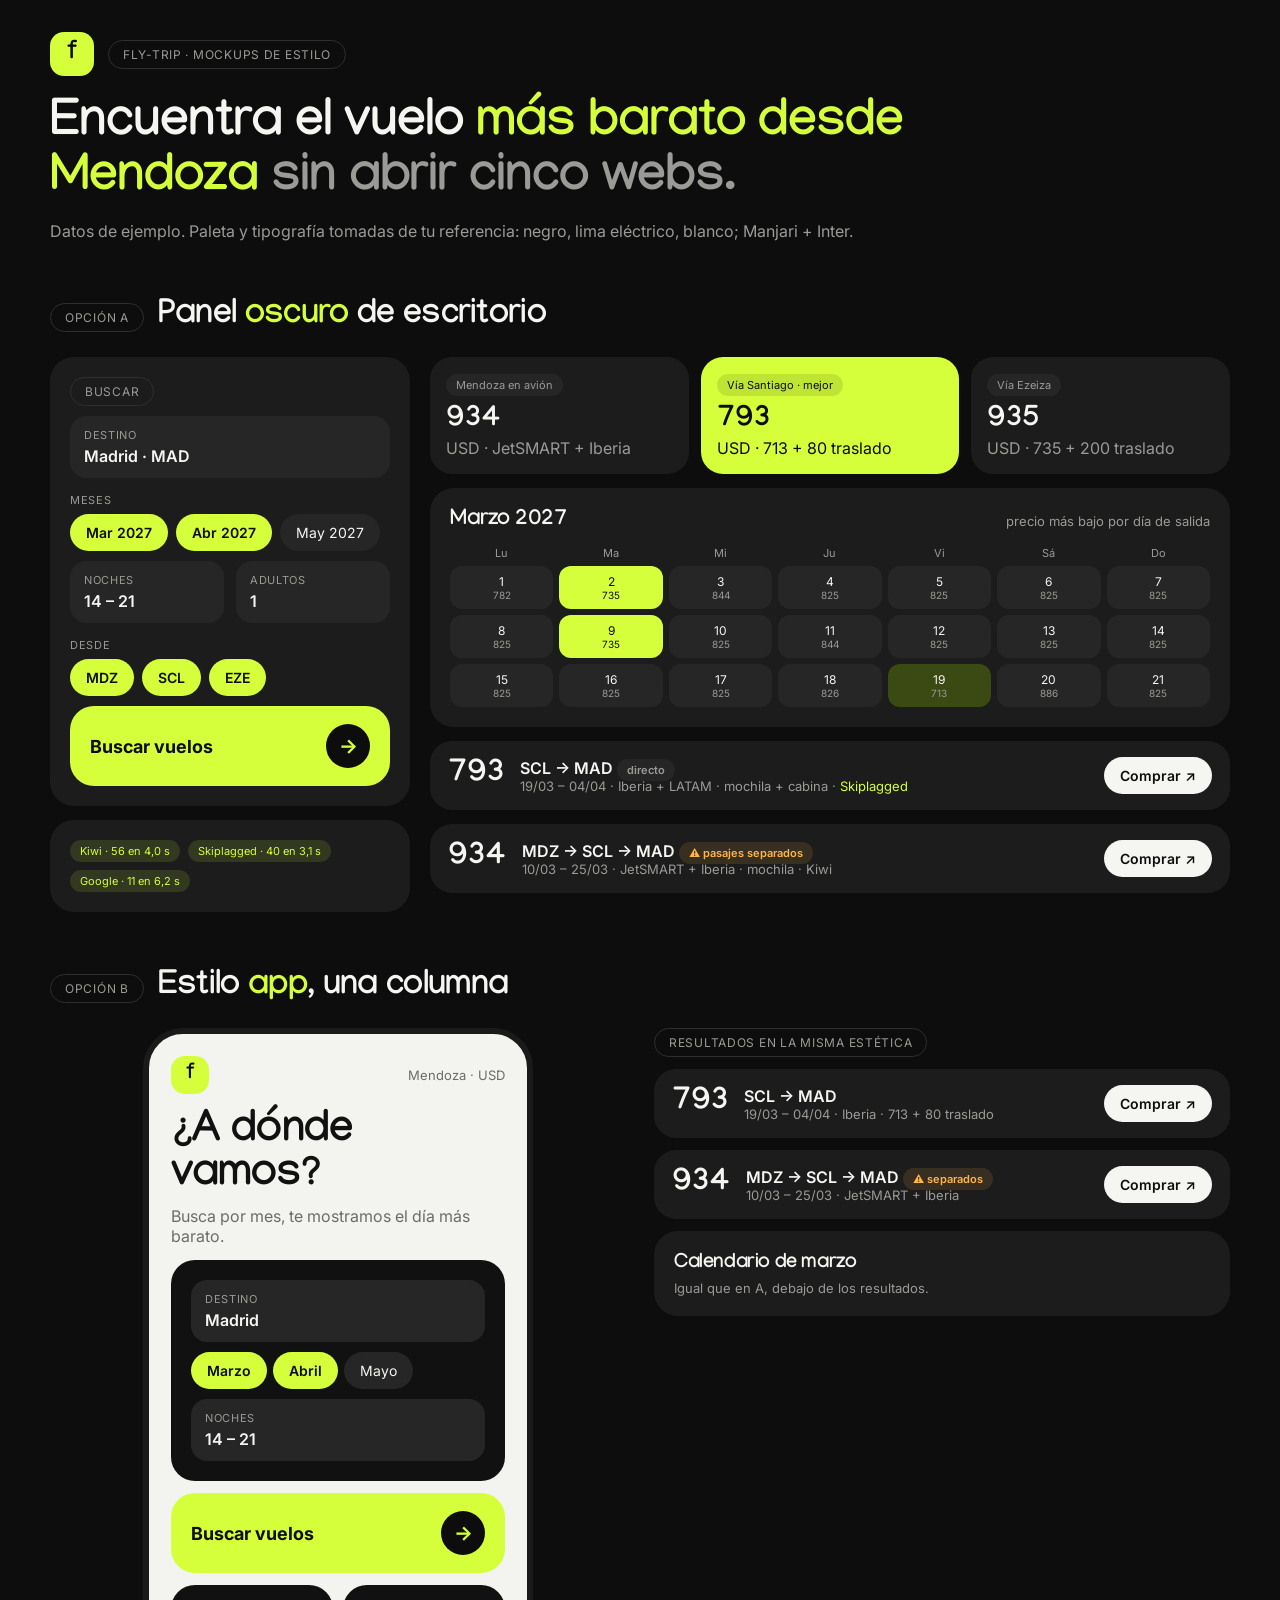
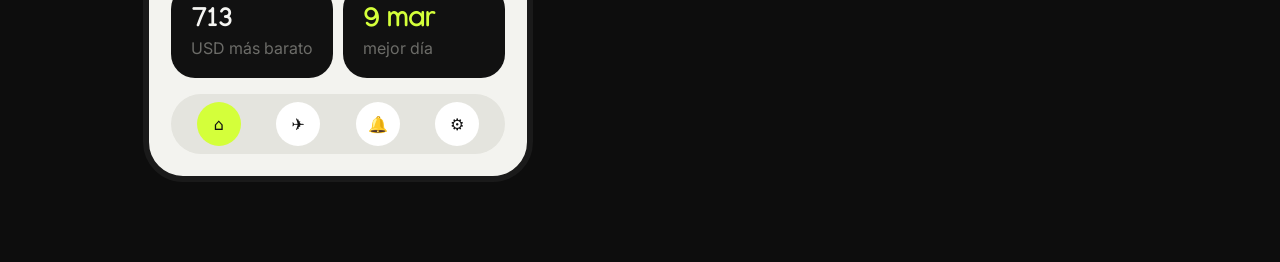
<file: docs/design/mockup-a.html>
<!doctype html>
<html lang="es">
<head>
<meta charset="utf-8">
<meta name="viewport" content="width=device-width, initial-scale=1">
<title>fly-trip · mockups</title>
<link rel="preconnect" href="https://fonts.googleapis.com">
<link href="https://fonts.googleapis.com/css2?family=Inter:wght@400;500;600;700&family=Manjari:wght@400;700&display=swap" rel="stylesheet">
<style>
  :root{--bg:#0d0d0d;--card:#1c1c1c;--card2:#262626;--line:#2f2f2f;--lime:#d4ff3a;--lime-ink:#0d0d0d;--white:#f5f5f2;--grey:#9a9a96;--warn:#ffb547;--bad:#ff6b5e}
  *{box-sizing:border-box;margin:0}
  body{background:var(--bg);color:var(--white);font-family:Inter,system-ui,sans-serif;padding:32px 16px 80px}
  h1,h2,.display{font-family:Manjari,Inter,sans-serif;font-weight:700;letter-spacing:-.02em}
  .label{display:inline-block;border:1px solid var(--line);color:var(--grey);border-radius:999px;padding:6px 14px;font-size:12px;letter-spacing:.06em;text-transform:uppercase}
  .wrap{max-width:1180px;margin:0 auto}
  .opt-title{display:flex;align-items:center;gap:14px;margin:56px 0 20px}
  .opt-title h2{font-size:34px}
  .hl{color:var(--lime)} .muted{color:var(--grey)}
  .logo{width:44px;height:44px;border-radius:14px;background:var(--lime);display:grid;place-items:center;color:var(--lime-ink);font-family:Manjari;font-weight:700;font-size:26px}
  .card{background:var(--card);border-radius:24px;padding:20px}
  .pill{border-radius:999px;padding:10px 16px;background:var(--card2);color:var(--white);font-size:14px;display:inline-flex;align-items:center;gap:8px}
  .pill.on{background:var(--lime);color:var(--lime-ink);font-weight:600}
  .chip{font-size:11px;border-radius:999px;padding:4px 10px;background:var(--card2);color:var(--grey)}
  .chip.warn{background:rgba(255,181,71,.12);color:var(--warn)}
  .chip.lime{background:rgba(212,255,58,.12);color:var(--lime)}
  .cta{background:var(--lime);color:var(--lime-ink);border-radius:24px;padding:18px 20px;display:flex;align-items:center;justify-content:space-between;font-weight:700;font-size:18px}
  .arrow{width:44px;height:44px;border-radius:50%;background:var(--lime-ink);color:var(--lime);display:grid;place-items:center;font-size:20px}
  .field{background:var(--card2);border-radius:16px;padding:12px 14px}
  .field small{display:block;color:var(--grey);font-size:11px;text-transform:uppercase;letter-spacing:.06em;margin-bottom:4px}
  .field b{font-size:16px;font-weight:600}
  /* calendar */
  .cal{display:grid;grid-template-columns:repeat(7,1fr);gap:6px}
  .cal .dow{color:var(--grey);font-size:11px;text-align:center}
  .day{background:var(--card2);border-radius:12px;padding:8px 6px;text-align:center;font-size:12px}
  .day i{display:block;font-style:normal;color:var(--grey);font-size:10px}
  .day.cheap{background:var(--lime);color:var(--lime-ink)} .day.cheap i{color:var(--lime-ink)}
  .day.mid{background:#3a4a12}
  .day.empty{background:transparent}
  /* results */
  .res{display:grid;grid-template-columns:auto 1fr auto;gap:16px;align-items:center;background:var(--card);border-radius:22px;padding:16px 18px}
  .price{font-family:Manjari;font-weight:700;font-size:32px}
  .route{font-weight:600}
  .buy{background:var(--white);color:var(--lime-ink);border-radius:999px;padding:10px 16px;font-weight:600;font-size:14px}
  .stat{background:var(--card);border-radius:22px;padding:16px}
  .stat .n{font-family:Manjari;font-size:30px;font-weight:700}
  /* option A layout */
  .A{display:grid;grid-template-columns:360px 1fr;gap:20px}
  .A .side{display:flex;flex-direction:column;gap:14px}
  .grid3{display:grid;grid-template-columns:repeat(3,1fr);gap:12px}
  .stack{display:flex;flex-direction:column;gap:10px}
  .status{display:flex;gap:8px;flex-wrap:wrap}
  /* option B (phone-like column, centered) */
  .B{display:grid;grid-template-columns:1fr 1fr;gap:28px;align-items:start}
  .phone{background:#f3f3ef;color:#111;border-radius:40px;padding:22px;max-width:390px;margin:0 auto;border:6px solid #1a1a1a}
  .phone .card{background:#111;color:var(--white)}
  .phone .muted{color:#6c6c68}
  .phone h1{font-size:44px;line-height:1}
  .nav{display:flex;justify-content:space-around;background:#e4e4de;border-radius:999px;padding:8px;margin-top:16px}
  .nav span{width:44px;height:44px;border-radius:50%;display:grid;place-items:center;background:#fff}
  .nav span.on{background:var(--lime)}
  @media (max-width:900px){.A,.B{grid-template-columns:1fr}.grid3{grid-template-columns:1fr}}
</style>
</head>
<body><div class="wrap">

<div style="display:flex;align-items:center;gap:14px"><div class="logo">f</div><span class="label">fly-trip · mockups de estilo</span></div>
<h1 style="font-size:52px;line-height:1.05;margin-top:24px;max-width:900px">Encuentra el vuelo <span class="hl">más barato desde Mendoza</span> <span class="muted">sin abrir cinco webs.</span></h1>
<p class="muted" style="margin-top:12px">Datos de ejemplo. Paleta y tipografía tomadas de tu referencia: negro, lima eléctrico, blanco; Manjari + Inter.</p>

<!-- ============ OPCIÓN A ============ -->
<div class="opt-title"><span class="label">Opción A</span><h2>Panel <span class="hl">oscuro</span> de escritorio</h2></div>
<div class="A">
  <div class="side">
    <div class="card stack">
      <span class="label" style="align-self:flex-start">Buscar</span>
      <div class="field"><small>Destino</small><b>Madrid · MAD</b></div>
      <div><small class="muted" style="font-size:11px;text-transform:uppercase;letter-spacing:.06em">Meses</small>
        <div style="display:flex;gap:8px;flex-wrap:wrap;margin-top:6px"><span class="pill on">Mar 2027</span><span class="pill on">Abr 2027</span><span class="pill">May 2027</span></div></div>
      <div class="grid3" style="grid-template-columns:1fr 1fr"><div class="field"><small>Noches</small><b>14 – 21</b></div><div class="field"><small>Adultos</small><b>1</b></div></div>
      <div><small class="muted" style="font-size:11px;text-transform:uppercase;letter-spacing:.06em">Desde</small>
        <div style="display:flex;gap:8px;margin-top:6px"><span class="pill on">MDZ</span><span class="pill on">SCL</span><span class="pill on">EZE</span></div></div>
      <div class="cta">Buscar vuelos <span class="arrow">→</span></div>
    </div>
    <div class="card"><div class="status">
      <span class="chip lime">Kiwi · 56 en 4,0 s</span><span class="chip lime">Skiplagged · 40 en 3,1 s</span><span class="chip lime">Google · 11 en 6,2 s</span>
    </div></div>
  </div>
  <div class="stack" style="gap:14px">
    <div class="grid3">
      <div class="stat"><span class="chip">Mendoza en avión</span><div class="n" style="margin-top:10px">934</div><span class="muted">USD · JetSMART + Iberia</span></div>
      <div class="stat" style="background:var(--lime);color:var(--lime-ink)"><span class="chip" style="background:rgba(0,0,0,.1);color:var(--lime-ink)">Vía Santiago · mejor</span><div class="n" style="margin-top:10px">793</div><span>USD · 713 + 80 traslado</span></div>
      <div class="stat"><span class="chip">Vía Ezeiza</span><div class="n" style="margin-top:10px">935</div><span class="muted">USD · 735 + 200 traslado</span></div>
    </div>
    <div class="card">
      <div style="display:flex;justify-content:space-between;align-items:center;margin-bottom:12px"><b class="display" style="font-size:22px">Marzo 2027</b><span class="muted" style="font-size:13px">precio más bajo por día de salida</span></div>
      <div class="cal">
        <div class="dow">Lu</div><div class="dow">Ma</div><div class="dow">Mi</div><div class="dow">Ju</div><div class="dow">Vi</div><div class="dow">Sá</div><div class="dow">Do</div>
        <div class="day">1<i>782</i></div><div class="day cheap">2<i>735</i></div><div class="day">3<i>844</i></div><div class="day">4<i>825</i></div><div class="day">5<i>825</i></div><div class="day">6<i>825</i></div><div class="day">7<i>825</i></div>
        <div class="day">8<i>825</i></div><div class="day cheap">9<i>735</i></div><div class="day">10<i>825</i></div><div class="day">11<i>844</i></div><div class="day">12<i>825</i></div><div class="day">13<i>825</i></div><div class="day">14<i>825</i></div>
        <div class="day">15<i>825</i></div><div class="day">16<i>825</i></div><div class="day">17<i>825</i></div><div class="day">18<i>826</i></div><div class="day mid">19<i>713</i></div><div class="day">20<i>886</i></div><div class="day">21<i>825</i></div>
      </div>
    </div>
    <div class="res"><div class="price">793</div><div><div class="route">SCL → MAD <span class="chip">directo</span></div><div class="muted" style="font-size:13px">19/03 – 04/04 · Iberia + LATAM · mochila + cabina · <span class="hl">Skiplagged</span></div></div><span class="buy">Comprar ↗</span></div>
    <div class="res"><div class="price">934</div><div><div class="route">MDZ → SCL → MAD <span class="chip warn">⚠ pasajes separados</span></div><div class="muted" style="font-size:13px">10/03 – 25/03 · JetSMART + Iberia · mochila · Kiwi</div></div><span class="buy">Comprar ↗</span></div>
  </div>
</div>

<!-- ============ OPCIÓN B ============ -->
<div class="opt-title"><span class="label">Opción B</span><h2>Estilo <span class="hl">app</span>, una columna</h2></div>
<div class="B">
  <div class="phone">
    <div style="display:flex;justify-content:space-between;align-items:center"><div class="logo" style="width:38px;height:38px;font-size:22px">f</div><span class="muted" style="font-size:13px">Mendoza · USD</span></div>
    <h1 style="margin-top:18px">¿A dónde<br>vamos?</h1>
    <p class="muted" style="margin:6px 0 14px">Busca por mes, te mostramos el día más barato.</p>
    <div class="card stack">
      <div class="field" style="background:#262626"><small>Destino</small><b>Madrid</b></div>
      <div style="display:flex;gap:6px;flex-wrap:wrap"><span class="pill on">Marzo</span><span class="pill on">Abril</span><span class="pill">Mayo</span></div>
      <div class="field" style="background:#262626"><small>Noches</small><b>14 – 21</b></div>
    </div>
    <div class="cta" style="margin-top:12px">Buscar vuelos <span class="arrow">→</span></div>
    <div style="display:grid;grid-template-columns:1fr 1fr;gap:10px;margin-top:12px">
      <div class="card"><div class="display" style="font-size:28px">713</div><span class="muted">USD más barato</span></div>
      <div class="card" style="background:#111"><div class="display" style="font-size:28px;color:var(--lime)">9 mar</div><span class="muted">mejor día</span></div>
    </div>
    <div class="nav"><span class="on">⌂</span><span>✈</span><span>🔔</span><span>⚙</span></div>
  </div>
  <div class="stack" style="gap:12px">
    <span class="label" style="align-self:flex-start">Resultados en la misma estética</span>
    <div class="res"><div class="price">793</div><div><div class="route">SCL → MAD</div><div class="muted" style="font-size:13px">19/03 – 04/04 · Iberia · 713 + 80 traslado</div></div><span class="buy">Comprar ↗</span></div>
    <div class="res"><div class="price">934</div><div><div class="route">MDZ → SCL → MAD <span class="chip warn">⚠ separados</span></div><div class="muted" style="font-size:13px">10/03 – 25/03 · JetSMART + Iberia</div></div><span class="buy">Comprar ↗</span></div>
    <div class="card"><b class="display" style="font-size:20px">Calendario de marzo</b><p class="muted" style="font-size:13px;margin-top:4px">Igual que en A, debajo de los resultados.</p></div>
  </div>
</div>

</div></body></html>
</file>
